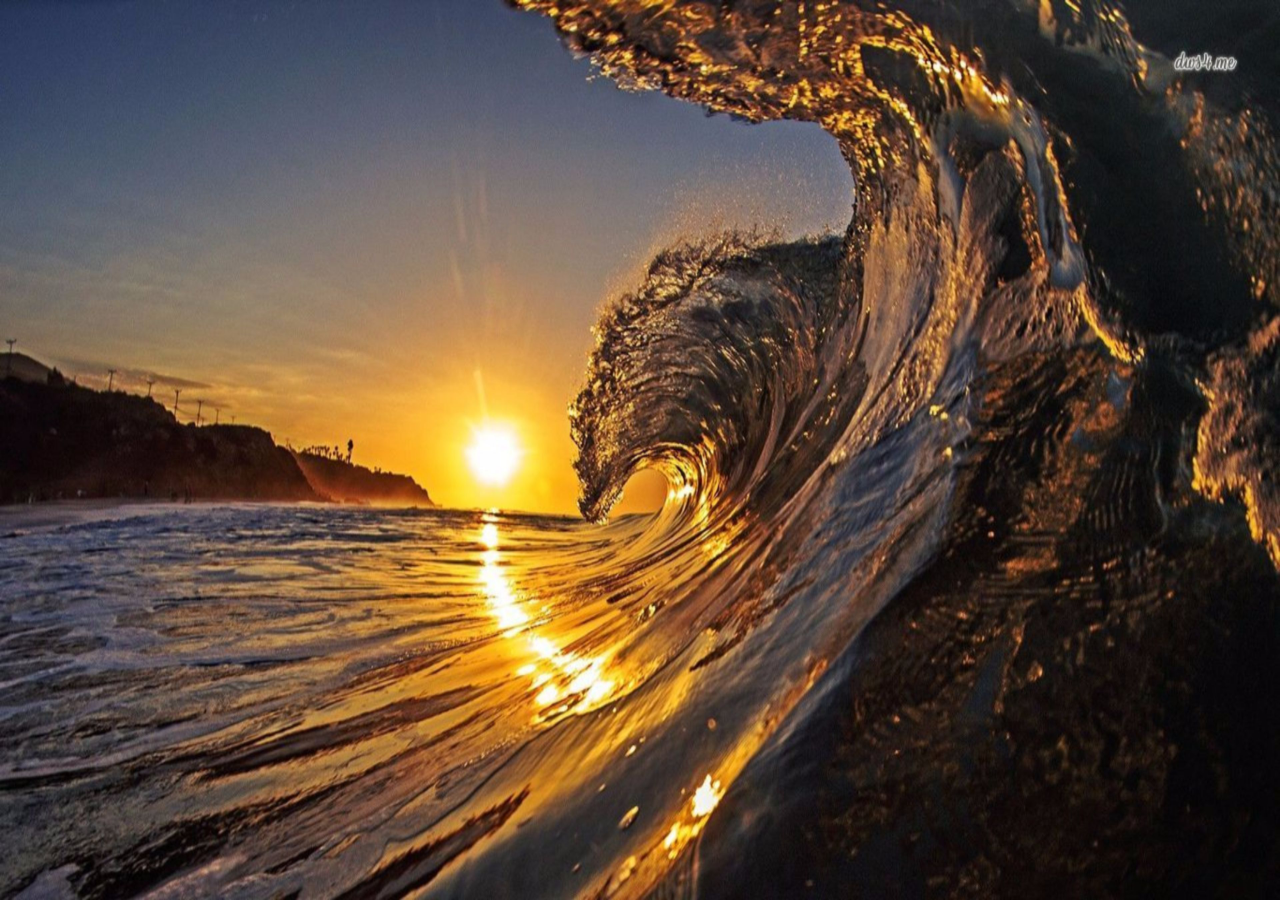
<file: front/PHP/Index.html>
<!DOCTYPE html>
<html lang="fr">
	<head>
		<meta charset="utf-8">
		<title>titre de la page</title>

		<!-- meta -->
		<meta name="description" content="">
		<meta name="author" content="">

		<!-- mon template.css -->
		<link rel="stylesheet" href="../CSS/Index.css" media="screen">
		<script src="https://ajax.googleapis.com/ajax/libs/jquery/3.5.1/jquery.min.js"></script>
		<script type="text/javascript" src="../JS/Index.js">
		</script>

	</head>
	<body onload="init()">
		<img id="slide" src="img1.jpg">
		<img id="slide2" src="img2.jpg">
	</body>
</html>
</file>
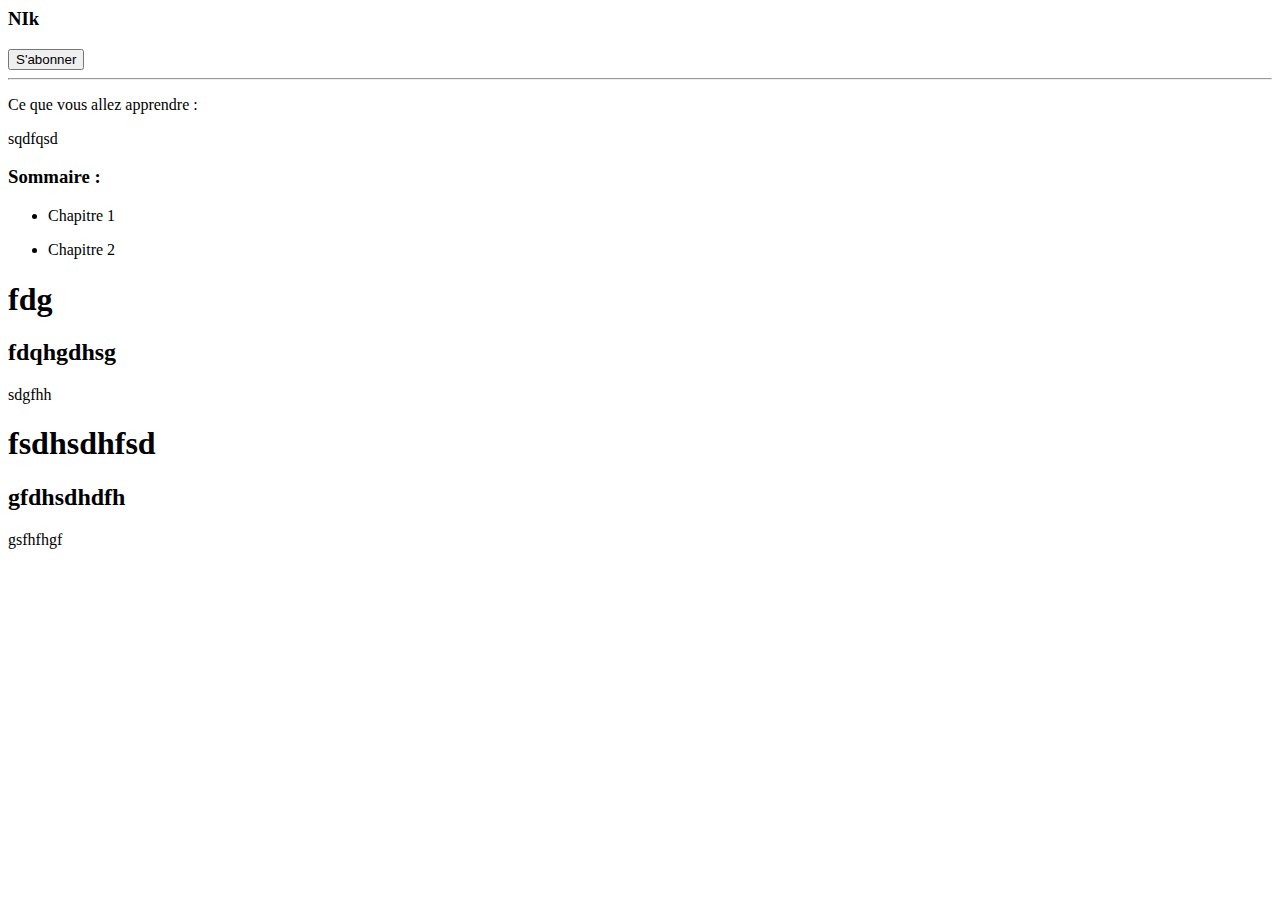
<file: back/data/cours/13/index.html>
<body class='light' onload='setFollowValue()'> <div id='progress'></div>
<h3 id='bvn'>NIk</h3>
<button id='abonnement' type='button' value='S'abonner' onclick='AboDesabo()'>S'abonner</button>
<div id='line0'><hr></div>
<div id='apprendre'> <p id='titre'> Ce que vous allez apprendre : </p> <p>sqdfqsd</p> </div>
<div id='sommaire'> <h3> Sommaire : </h3>
<ul class='m_Chapitre' id='Chapitre_1'><a onclick='afficherMasquer("listeChapitre1")'><li>Chapitre 1</li></a><ul id='listeChapitre1' class='m_Section' style='display: none;'>
<li class='liste'><a href='#Chapitre1_Section1'>Section1</a></li></ul> </ul>
<ul class='m_Chapitre' id='Chapitre_2'><a onclick='afficherMasquer("listeChapitre2")'><li>Chapitre 2</li></a><ul id='listeChapitre2' class='m_Section' style='display: none;'>
<li class='liste'><a href='#Chapitre2_Section1'>Section1</a></li></ul> </ul>
</div> <div id='Cours'>
<h1 class='Chapitre' id='Chapitre1'>fdg</h1>
<h2 class='Section' id='Chapitre1_Section1'>fdqhgdhsg</h2><p>sdgfhh</p>
<h1 class='Chapitre' id='Chapitre2'>fsdhsdhfsd</h1>
<h2 class='Section' id='Chapitre2_Section1'>gfdhsdhdfh</h2><p>gsfhfhgf</p>
</div> </body>
</file>
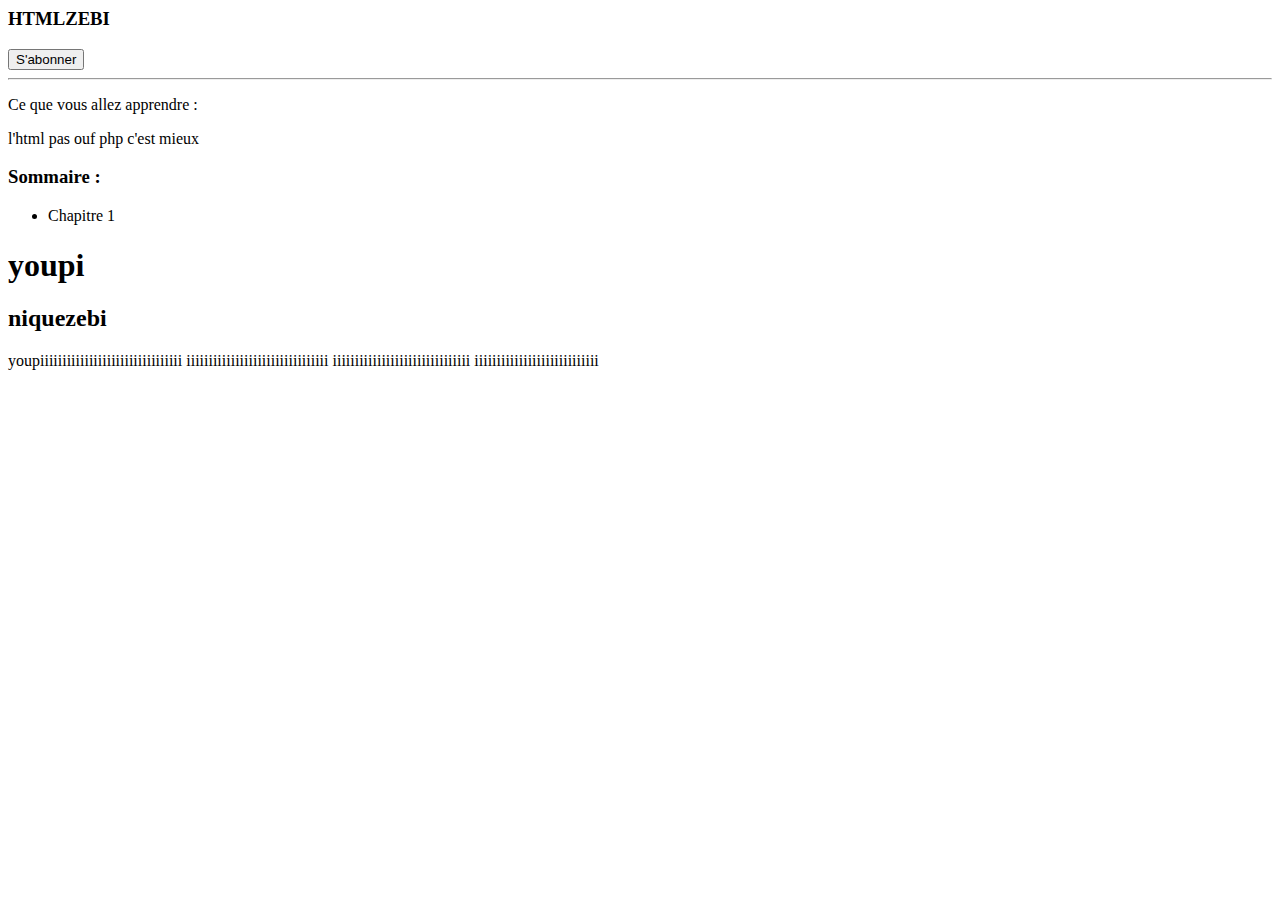
<file: back/data/cours/14/index.html>
<body class='light' onload='setFollowValue()'> <div id='progress'></div>
<h3 id='bvn'>HTMLZEBI</h3>
<button id='abonnement' type='button' value='S'abonner' onclick='AboDesabo()'>S'abonner</button>
<div id='line0'><hr></div>
<div id='apprendre'> <p id='titre'> Ce que vous allez apprendre : </p> <p>l'html pas ouf php c'est mieux</p> </div>
<div id='sommaire'> <h3> Sommaire : </h3>
<ul class='m_Chapitre' id='Chapitre_1'><a onclick='afficherMasquer("listeChapitre1")'><li>Chapitre 1</li></a><ul id='listeChapitre1' class='m_Section' style='display: none;'>
<li class='liste'><a href='#Chapitre1_Section1'>Section1</a></li></ul> </ul>
</div> <div id='Cours'>
<h1 class='Chapitre' id='Chapitre1'>youpi</h1>
<h2 class='Section' id='Chapitre1_Section1'>niquezebi</h2><p>youpiiiiiiiiiiiiiiiiiiiiiiiiiiiiiiii
iiiiiiiiiiiiiiiiiiiiiiiiiiiiiiii
iiiiiiiiiiiiiiiiiiiiiiiiiiiiiii
iiiiiiiiiiiiiiiiiiiiiiiiiiii</p>
</div> </body>
</file>
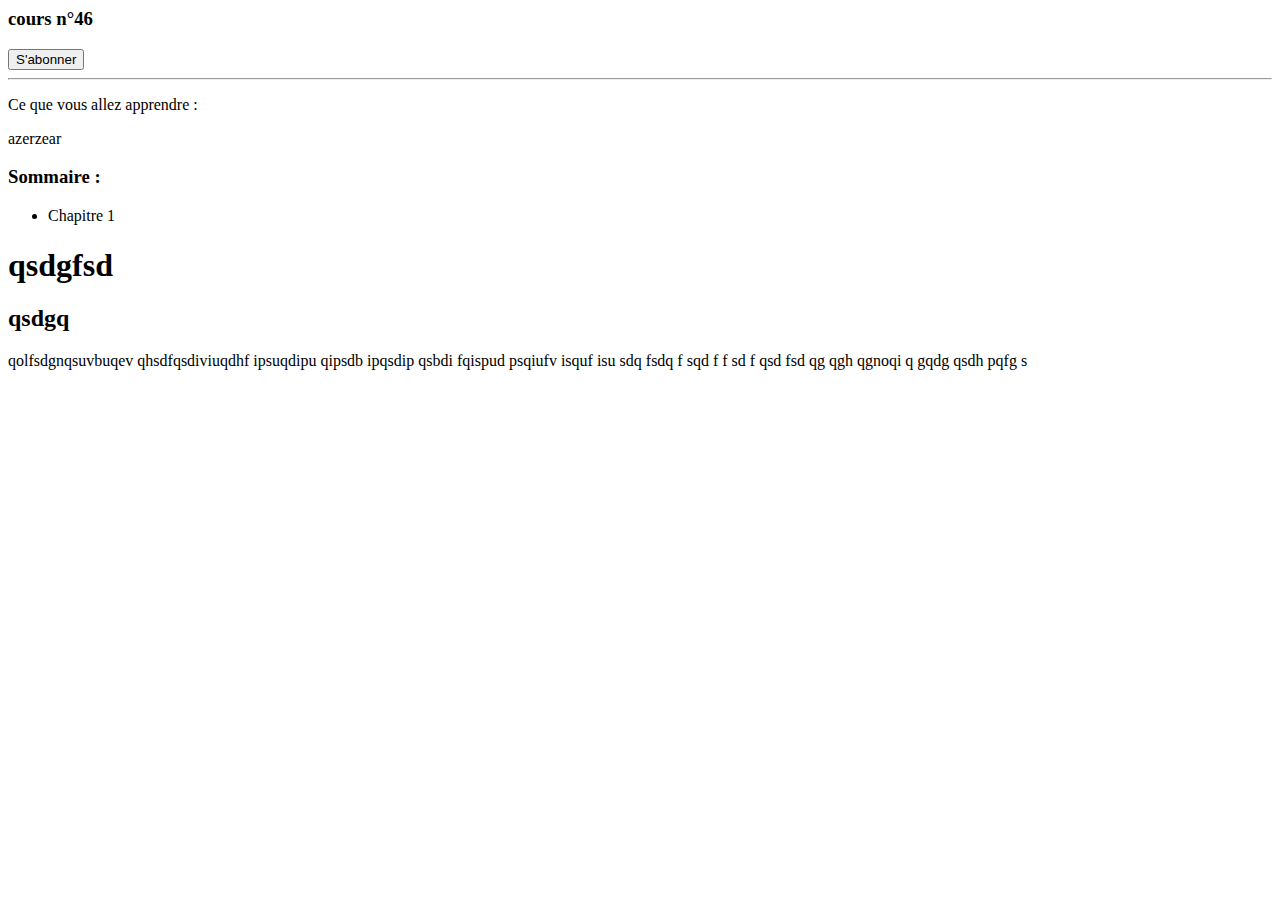
<file: back/data/cours/15/index.html>
<body class='light' onload='setFollowValue()'> <div id='progress'></div>
<h3 id='bvn'>cours n°46</h3>
<button id='abonnement' type='button' value='S'abonner' onclick='AboDesabo()'>S'abonner</button>
<div id='line0'><hr></div>
<div id='apprendre'> <p id='titre'> Ce que vous allez apprendre : </p> <p>azerzear</p> </div>
<div id='sommaire'> <h3> Sommaire : </h3>
<ul class='m_Chapitre' id='Chapitre_1'><a onclick='afficherMasquer("listeChapitre1")'><li>Chapitre 1</li></a><ul id='listeChapitre1' class='m_Section' style='display: none;'>
<li class='liste'><a href='#Chapitre1_Section1'>Section1</a></li></ul> </ul>
</div> <div id='Cours'>
<h1 class='Chapitre' id='Chapitre1'>qsdgfsd</h1>
<h2 class='Section' id='Chapitre1_Section1'>qsdgq</h2><p>qolfsdgnqsuvbuqev qhsdfqsdiviuqdhf ipsuqdipu qipsdb ipqsdip qsbdi fqispud psqiufv isquf isu
sdq 
fsdq
f sqd
f 
f sd
f qsd
fsd
qg qgh qgnoqi q
 gqdg qsdh pqfg
s</p>
</div> </body>
</file>
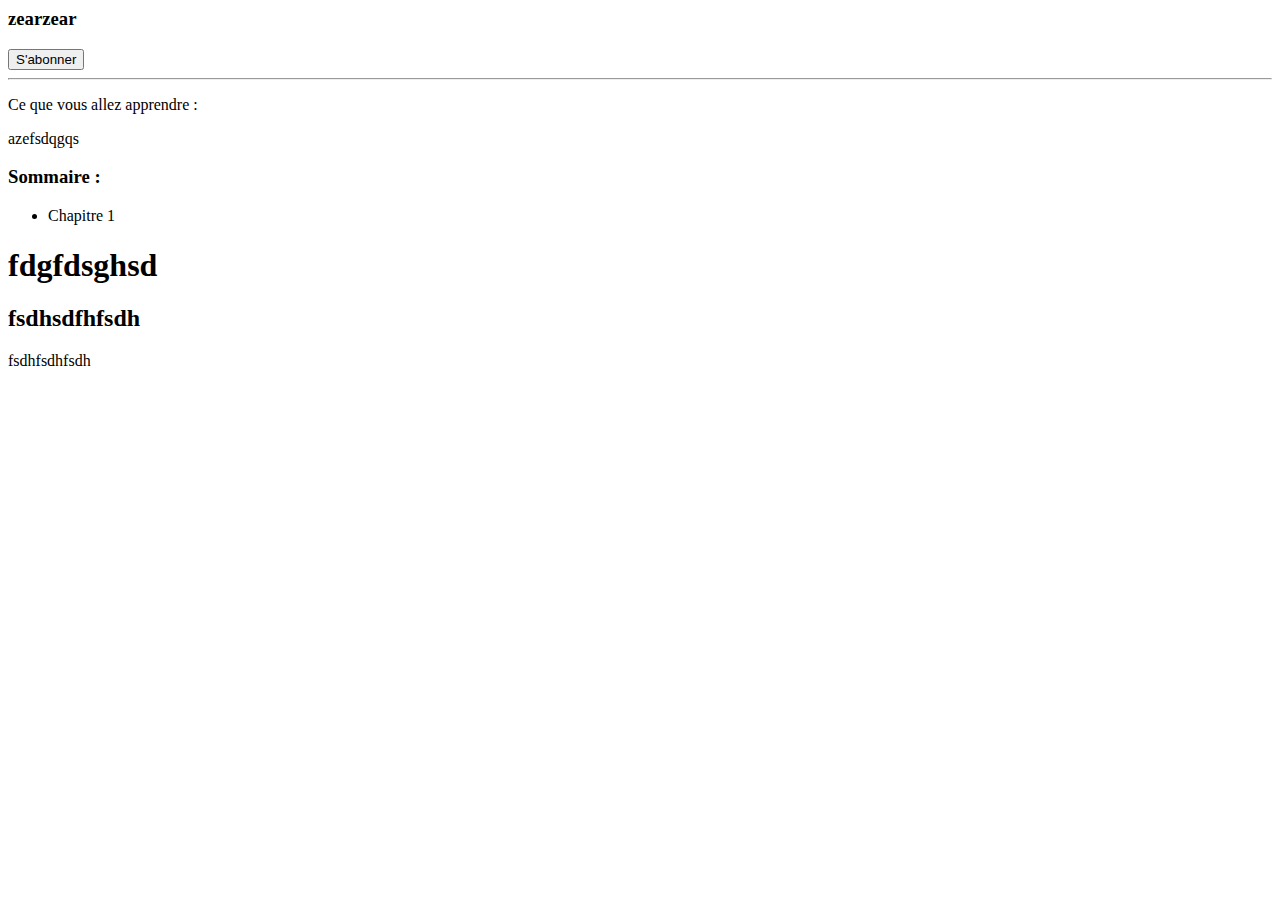
<file: back/data/cours/16/index.html>
<body class='light' onload='setFollowValue()'> <div id='progress'></div>
<h3 id='bvn'>zearzear</h3>
<button id='abonnement' type='button' value='S'abonner' onclick='AboDesabo()'>S'abonner</button>
<div id='line0'><hr></div>
<div id='apprendre'> <p id='titre'> Ce que vous allez apprendre : </p> <p>azefsdqgqs</p> </div>
<div id='sommaire'> <h3> Sommaire : </h3>
<ul class='m_Chapitre' id='Chapitre_1'><a onclick='afficherMasquer("listeChapitre1")'><li>Chapitre 1</li></a><ul id='listeChapitre1' class='m_Section' style='display: none;'>
<li class='liste'><a href='#Chapitre1_Section1'>Section1</a></li></ul> </ul>
</div> <div id='Cours'>
<h1 class='Chapitre' id='Chapitre1'>fdgfdsghsd</h1>
<h2 class='Section' id='Chapitre1_Section1'>fsdhsdfhfsdh</h2><p>fsdhfsdhfsdh</p>
</div> </body>
</file>
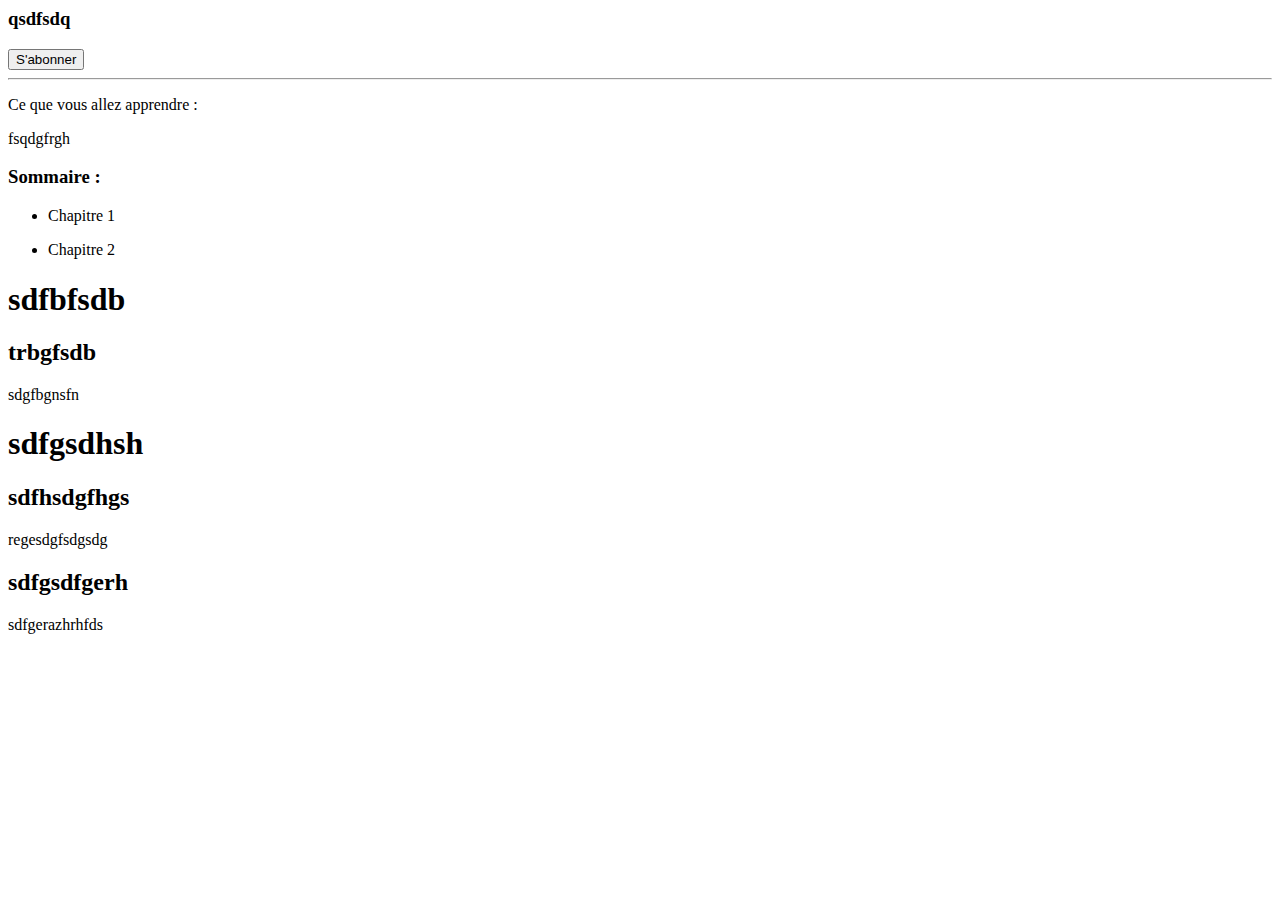
<file: back/data/cours/17/index.html>
<body class='light' onload='setFollowValue()'> <div id='progress'></div>
<h3 id='bvn'>qsdfsdq</h3>
<button id='abonnement' type='button' value='S'abonner' onclick='AboDesabo()'>S'abonner</button>
<div id='line0'><hr></div>
<div id='apprendre'> <p id='titre'> Ce que vous allez apprendre : </p> <p>fsqdgfrgh</p> </div>
<div id='sommaire'> <h3> Sommaire : </h3>
<ul class='m_Chapitre' id='Chapitre_1'><a onclick='afficherMasquer("listeChapitre1")'><li>Chapitre 1</li></a><ul id='listeChapitre1' class='m_Section' style='display: none;'>
<li class='liste'><a href='#Chapitre1_Section1'>Section1</a></li></ul> </ul>
<ul class='m_Chapitre' id='Chapitre_2'><a onclick='afficherMasquer("listeChapitre2")'><li>Chapitre 2</li></a><ul id='listeChapitre2' class='m_Section' style='display: none;'>
<li class='liste'><a href='#Chapitre2_Section1'>Section1</a></li>
<li class='liste'><a href='#Chapitre2_Section2'>Section2</a></li></ul> </ul>
</div> <div id='Cours'>
<h1 class='Chapitre' id='Chapitre1'>sdfbfsdb</h1>
<h2 class='Section' id='Chapitre1_Section1'>trbgfsdb</h2><p>sdgfbgnsfn</p>
<h1 class='Chapitre' id='Chapitre2'>sdfgsdhsh</h1>
<h2 class='Section' id='Chapitre2_Section1'>sdfhsdgfhgs</h2><p>regesdgfsdgsdg</p>
<h2 class='Section' id='Chapitre2_Section2'>sdfgsdfgerh</h2><p>sdfgerazhrhfds</p>
</div> </body>
</file>
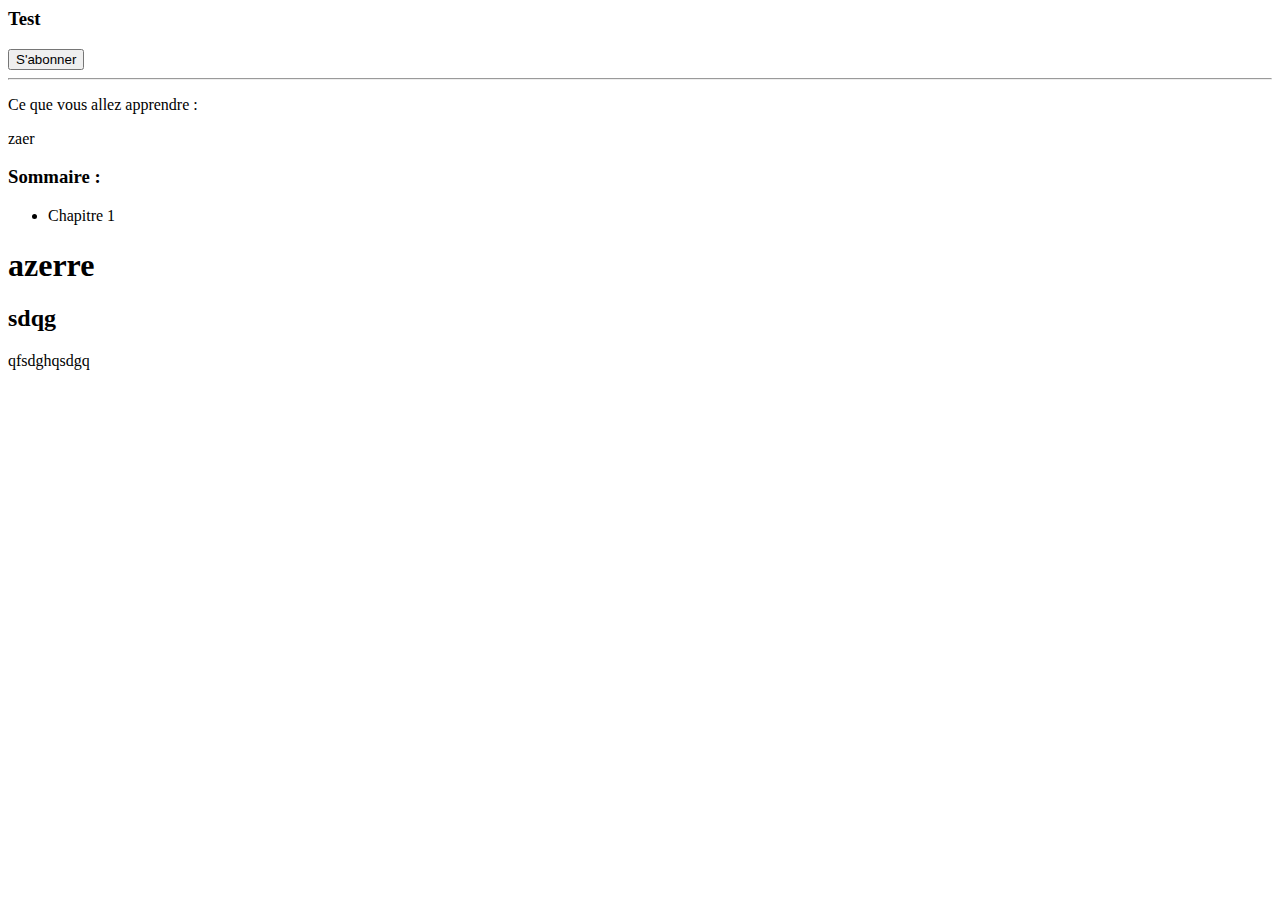
<file: back/data/cours/20/index.html>
<body class='light' onload='setFollowValue()'> 
	<div id='progress'></div>

	<h3 id='bvn'>Test</h3>
	<button id='abonnement' type='button' value='S'abonner' onclick='AboDesabo()'>S'abonner</button>
	<div id='line0'><hr></div>
	<div id='apprendre'> 
		<p id='titre'> Ce que vous allez apprendre : </p> 
		<p>zaer</p> 
	</div>
	<div id='sommaire'> 
		<h3> Sommaire : </h3>
		<ul class='m_Chapitre' id='Chapitre_1'>
		
		<a onclick='afficherMasquer("listeChapitre1")'><li>Chapitre 1</li></a>
		
			<ul id='listeChapitre1' class='m_Section' style='display: none;'>
				<li class='liste'><a href='#Chapitre1_Section1'>Section1</a></li>
			</ul> 
		</ul>
	</div>
	<div id='Cours'>
	
		<h1 class='Chapitre' id='Chapitre1'>azerre</h1>
			<h2 class='Section' id='Chapitre1_Section1'>sdqg</h2>
			<p>qfsdghqsdgq</p>
	</div> 
	</body>
</file>
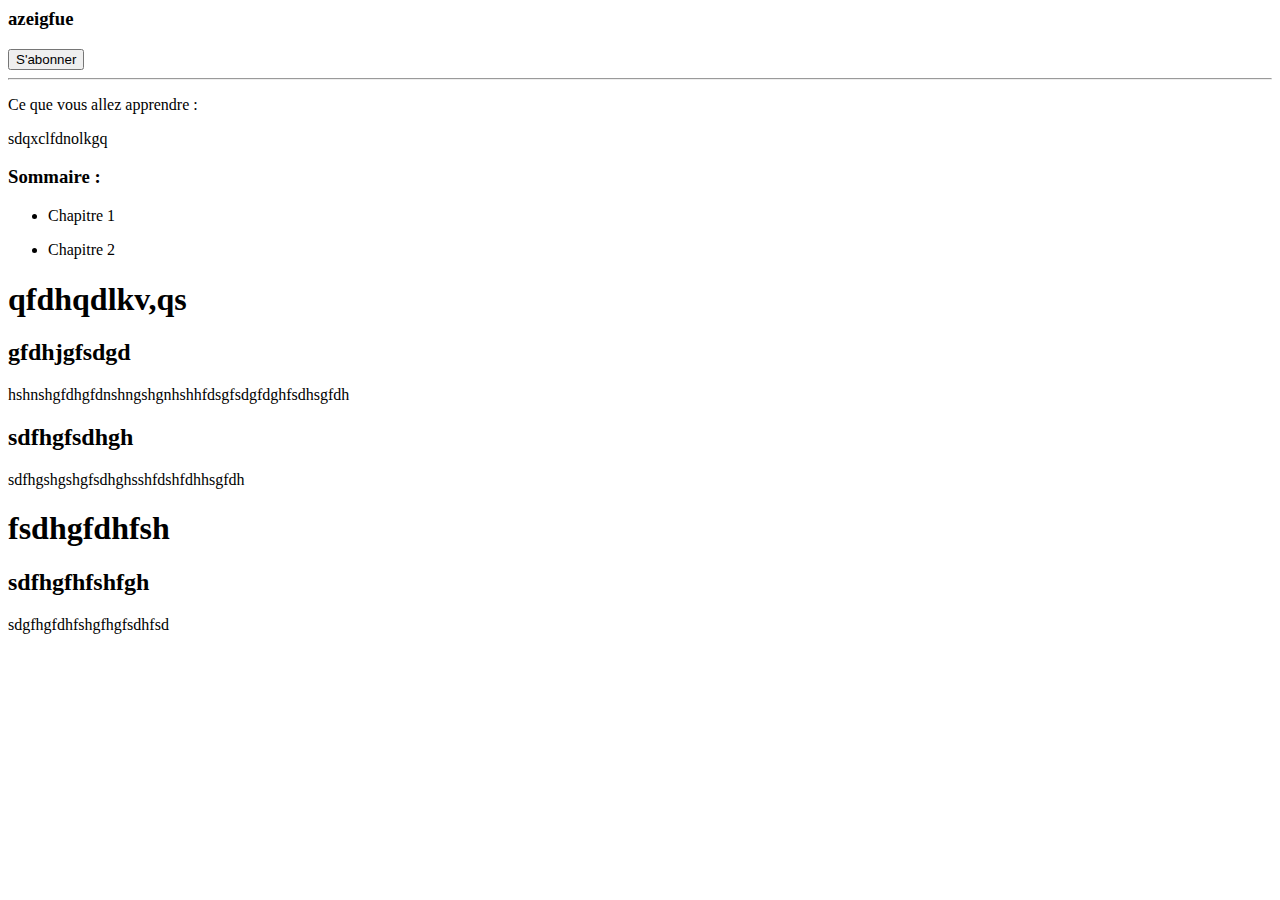
<file: back/data/cours/21/index.html>
<body class='light' onload='setFollowValue()'> <div id='progress'></div>
<h3 id='bvn'>azeigfue</h3>
<button id='abonnement' type='button' value='S'abonner' onclick='AboDesabo()'>S'abonner</button>
<div id='line0'><hr></div>
<div id='apprendre'> <p id='titre'> Ce que vous allez apprendre : </p> <p>sdqxclfdnolkgq</p> </div>
<div id='sommaire'> <h3> Sommaire : </h3>
<ul class='m_Chapitre' id='Chapitre_1'><a onclick='afficherMasquer("listeChapitre1")'><li>Chapitre 1</li></a><ul id='listeChapitre1' class='m_Section' style='display: none;'>
<li class='liste'><a href='#Chapitre1_Section1'>Section1</a></li>
<li class='liste'><a href='#Chapitre1_Section2'>Section2</a></li></ul> </ul>
<ul class='m_Chapitre' id='Chapitre_2'><a onclick='afficherMasquer("listeChapitre2")'><li>Chapitre 2</li></a><ul id='listeChapitre2' class='m_Section' style='display: none;'>
<li class='liste'><a href='#Chapitre2_Section1'>Section1</a></li></ul> </ul>
</div> <div id='Cours'>
<h1 class='Chapitre' id='Chapitre1'>qfdhqdlkv,qs</h1>
<h2 class='Section' id='Chapitre1_Section1'>gfdhjgfsdgd</h2><p>hshnshgfdhgfdnshngshgnhshhfdsgfsdgfdghfsdhsgfdh</p>
<h2 class='Section' id='Chapitre1_Section2'>sdfhgfsdhgh</h2><p>sdfhgshgshgfsdhghsshfdshfdhhsgfdh</p>
<h1 class='Chapitre' id='Chapitre2'>fsdhgfdhfsh</h1>
<h2 class='Section' id='Chapitre2_Section1'>sdfhgfhfshfgh</h2><p>sdgfhgfdhfshgfhgfsdhfsd</p>
</div>
</body>
</file>
<file: front/CSS/Index.css>
#slide{
	position: absolute;
	top: 0px; left:0px;
	z-index:2;
	width: 100%;
	height:100%;
	
}
#slide2{
	position: absolute;
	top: 0px; left:0px;
	z-index: 1;
	width: 100%;
	height:100%;
	
}
</file>
